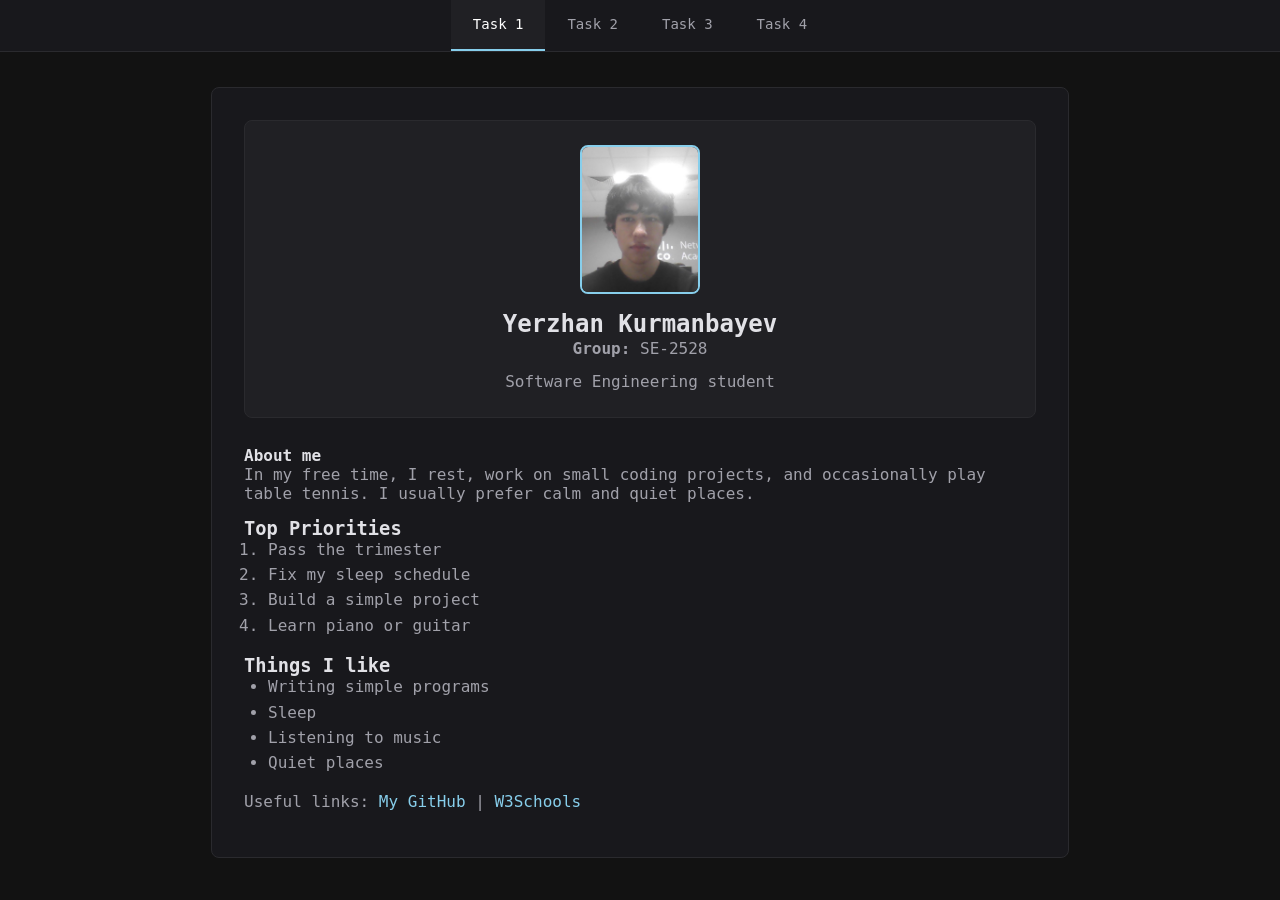
<file: index.html>
<!DOCTYPE html>
<html lang="en">
<head>
    <meta charset="UTF-8">
    <meta name="viewport" content="width=device-width, initial-scale=1.0">
    <title>Task 1 - Personal Webpage</title>
    <link rel="stylesheet" href="styles.css">
</head>
<body>

    <div class="navbar">
        <a href="index.html" class="nav-link active">Task 1</a>
        <a href="task2.html" class="nav-link">Task 2</a>
        <a href="exercise1/index.html" class="nav-link">Task 3</a>
        <a href="task4.html" class="nav-link">Task 4</a>
    </div>

    <div class="page-container">
        <div class="profile-card">
            <img src="me.jpg" alt="My image" class="profile-image">
            <h2>Yerzhan Kurmanbayev</h2>
            <p><b>Group:</b> SE-2528</p>
            <p>Software Engineering student</p>
        </div>

        <h1 id="h1-small">About me</h1>

        <p>In my free time, I rest, work on small coding projects, and occasionally play table tennis. I usually prefer calm and quiet places.</p>

        <h3>Top Priorities</h3>
        <ol>
            <li>Pass the trimester</li>
            <li>Fix my sleep schedule</li>
            <li>Build a simple project</li>
            <li>Learn piano or guitar</li>
        </ol>

        <h3>Things I like</h3>
        <ul>
            <li>Writing simple programs</li>
            <li>Sleep</li>
            <li>Listening to music</li>
            <li>Quiet places</li>
        </ul>

        <p>Useful links:
            <a href="https://github.com/er1324" class="custom-link">My GitHub</a> | 
            <a href="https://www.w3schools.com" target="_blank" class="custom-link">W3Schools</a>
        </p>
    </div>

</body>
</html>
</file>
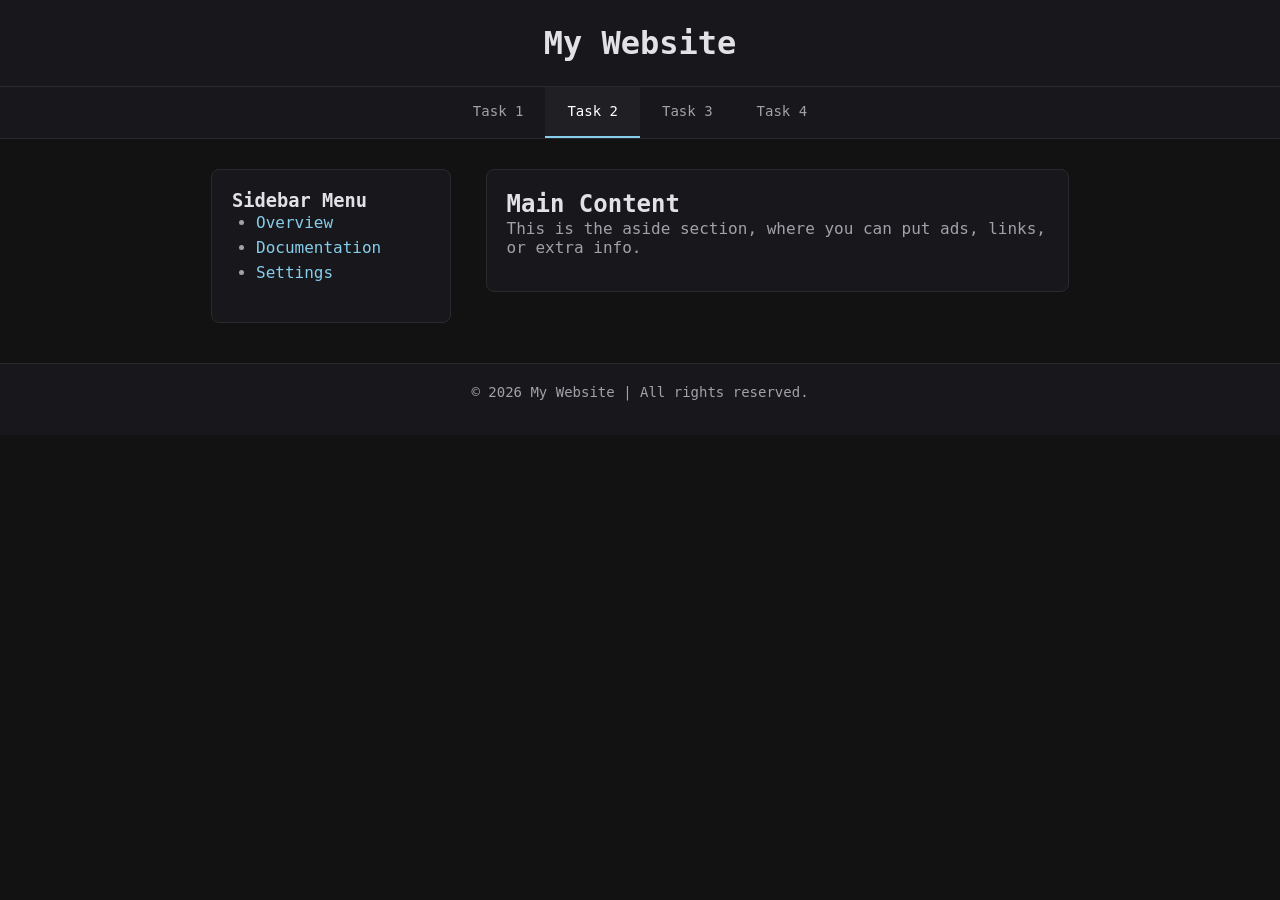
<file: task2.html>
<!DOCTYPE html>
<html lang="en">
<head>
    <meta charset="UTF-8">
    <meta name="viewport" content="width=device-width, initial-scale=1.0">
    <title>Task 2 - Layout Webpage</title>
    <link rel="stylesheet" href="styles.css">
</head>
<body>

    <div class="layout-header-div">
        <h1>My Website</h1>
    </div>

    <div class="navbar">
        <a href="index.html" class="nav-link">Task 1</a>
        <a href="task2.html" class="nav-link active">Task 2</a>
        <a href="exercise1/index.html" class="nav-link">Task 3</a>
        <a href="task4.html" class="nav-link">Task 4</a>
    </div>

    <div class="layout-wrapper-div">
        <div class="sidebar-div">
            <h3>Sidebar Menu</h3>
            <ul>
                <li><a href="#" class="custom-link">Overview</a></li>
                <li><a href="#" class="custom-link">Documentation</a></li>
                <li><a href="#" class="custom-link">Settings</a></li>
            </ul>
        </div>

        <div class="aside-div">
            <h2>Main Content</h2>
            <p>This is the aside section, where you can put ads, links, or extra info.</p>
        </div>

        <div class="clearfix-div"></div>
    </div>

    <div class="layout-footer-div">
        <p>&copy; 2026 My Website | All rights reserved.</p>
    </div>

</body>
</html>
</file>
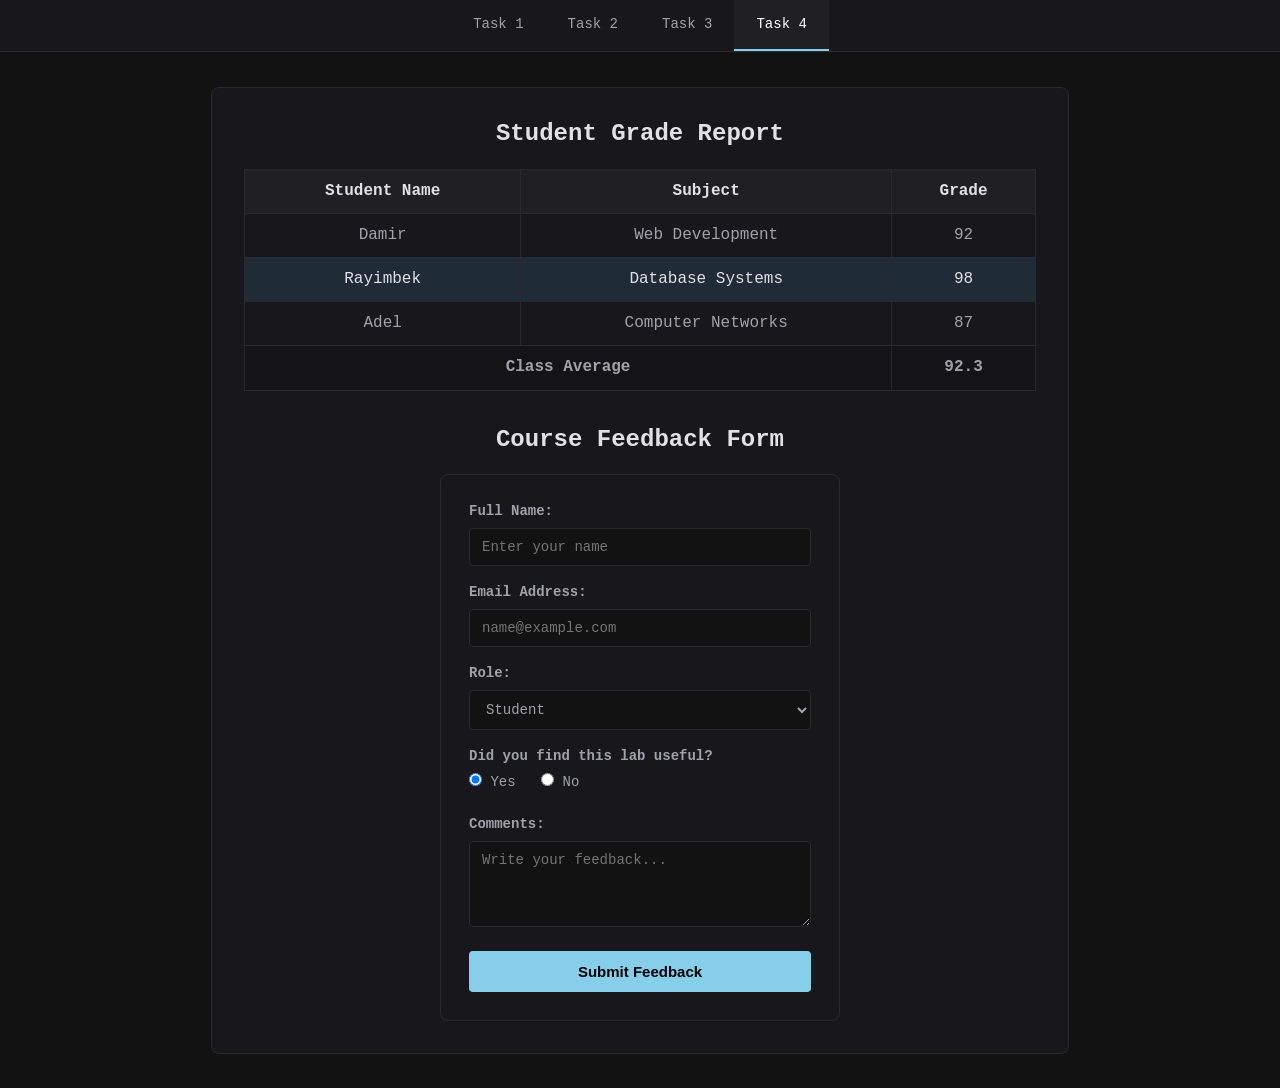
<file: task4.html>
<!DOCTYPE html>
<html lang="en">
<head>
    <meta charset="UTF-8">
    <meta name="viewport" content="width=device-width, initial-scale=1.0">
    <title>Task 4 - Table and Form</title>
    <link rel="stylesheet" href="styles.css">
</head>
<body>

    <div class="navbar">
        <a href="index.html" class="nav-link">Task 1</a>
        <a href="task2.html" class="nav-link">Task 2</a>
        <a href="exercise1/index.html" class="nav-link">Task 3</a>
        <a href="task4.html" class="nav-link active">Task 4</a>
    </div>

    <div class="page-container">

        <h2 id="table-heading">Student Grade Report</h2>

        <table class="grades-table">
            <thead>
                <tr>
                    <th>Student Name</th>
                    <th>Subject</th>
                    <th>Grade</th>
                </tr>
            </thead>
            <tbody>
                <tr>
                    <td>Damir</td>
                    <td>Web Development</td>
                    <td>92</td>
                </tr>
                <tr class="highlight-row">
                    <td>Rayimbek</td>
                    <td>Database Systems</td>
                    <td>98</td>
                </tr>
                <tr>
                    <td>Adel</td>
                    <td>Computer Networks</td>
                    <td>87</td>
                </tr>
                <tr>
                    <td colspan="2"><strong>Class Average</strong></td>
                    <td><strong>92.3</strong></td>
                </tr>
            </tbody>
        </table>

        <h2 style="text-align: center; margin-bottom: 20px;">Course Feedback Form</h2>

        <form class="feedback-form" id="user-feedback">
            <div class="form-group">
                <label for="full-name">Full Name:</label>
                <input type="text" id="full-name" name="full-name" required placeholder="Enter your name">
            </div>

            <div class="form-group">
                <label for="user-email">Email Address:</label>
                <input type="email" id="user-email" name="user-email" required placeholder="name@example.com">
            </div>

            <div class="form-group">
                <label for="user-role">Role:</label>
                <select id="user-role" name="user-role">
                    <option value="Student">Student</option>
                    <option value="Teacher">Teacher</option>
                    <option value="Other">Other</option>
                </select>
            </div>

            <div class="form-group">
                <label>Did you find this lab useful?</label>
                <div class="radio-group">
                    <label><input type="radio" name="useful" value="Yes" checked> Yes</label>
                    <label><input type="radio" name="useful" value="No"> No</label>
                </div>
            </div>

            <div class="form-group">
                <label for="comments">Comments:</label>
                <textarea id="comments" name="comments" rows="4" placeholder="Write your feedback..."></textarea>
            </div>

            <button type="submit" class="submit-btn">Submit Feedback</button>
        </form>

    </div>

</body>
</html>
</file>
<file: styles.css>
* {
    box-sizing: border-box;
    margin: 0;
    padding: 0;
}

body {
    font-family: monospace;
    font-size: large;
    color: #e1e1e6;
    background-color: #121212;
    line-height: 1.2;
}

p {
    color: #a1a1aa;
    margin-bottom: 14px;
}

ol, ul {
    margin-left: 24px;
    margin-bottom: 20px;
    color: #a1a1aa;
}

li {
    margin-bottom: 6px;
}



.navbar {
    background-color: #18181c;
    border-bottom: 1px solid #2a2a2e;
    text-align: center;
    font-family: monospace;
    font-size: 0px;
}

.nav-link {
    color: #a1a1aa;
    text-decoration: none;
    padding: 16px 22px;
    display: inline-block;
    font-size: 14px;
    font-weight: 500;
    transition: all 0.2s ease;
}

.nav-link:hover {
    color: #ffffff;
    background-color: #202024;
}

.nav-link.active {
    color: #ffffff;
    background-color: #202024;
    border-bottom: 2px solid skyblue;
}

.page-container {
    max-width: 858px;
    margin: 35px auto;
    background-color: #18181c;
    border: 1px solid #2a2a2e;
    border-radius: 8px;
    padding: 32px;
}

.profile-card {
    background-color: #202024;
    border: 1px solid #2a2a2e;
    border-radius: 8px;
    padding: 24px;
    padding-bottom: 12px;
    text-align: center;
    margin-bottom: 28px;
}

.profile-image {
    max-width: 120px;
    border-radius: 8px;
    border: 2px solid skyblue;
    margin-bottom: 12px;
}

.custom-link {
    color: skyblue;
    text-decoration: none;
}

.custom-link:hover {
    text-decoration: underline;
}



.layout-header-div {
    background-color: #18181c;
    border-bottom: 1px solid #2a2a2e;
    text-align: center;
    padding: 24px;
}

.layout-wrapper-div {
    max-width: 858px;
    margin: 30px auto;
}

.sidebar-div {
    float: left;
    width: 28%;
    background-color: #18181c;
    border: 1px solid #2a2a2e;
    border-radius: 8px;
    padding: 20px;
}

.aside-div {
    float: right;
    width: 68%;
    background-color: #18181c;
    border: 1px solid #2a2a2e;
    border-radius: 8px;
    padding: 20px;
}

.clearfix-div {
    clear: both;
}

.layout-footer-div {
    background-color: #18181c;
    border-top: 1px solid #2a2a2e;
    text-align: center;
    padding: 20px;
    margin-top: 40px;
    color: #71717a;
    font-size: 14px;
}



.grades-table {
    width: 100%;
    border-collapse: collapse;
    margin-bottom: 35px;
    background-color: #18181c;
}

.grades-table th, .grades-table td {
    border: 1px solid #2a2a2e;
    padding: 12px;
    text-align: center;
    color: #a1a1aa;
}

.grades-table th {
    background-color: #202024;
    color: #e1e1e6;
    font-weight: 600;
}

.grades-table tbody tr:nth-child(even) {
    background-color: #141416;
}

.highlight-row {
    background-color: #202b38 !important;
    color: #e1e1e6 !important;
}

.highlight-row td {
    color: #e1e1e6 !important;
}

.feedback-form {
    width: 400px;
    margin: 0 auto;
    background-color: #18181c;
    border: 1px solid #2a2a2e;
    border-radius: 8px;
    padding: 28px;
}

.form-group {
    margin-bottom: 18px;
}

.form-group label {
    font-weight: 600;
    display: block;
    margin-bottom: 8px;
    color: #a1a1aa;
    font-size: 14px;
}

.form-group input[type="text"],
.form-group input[type="email"],
.form-group select,
.form-group textarea {
    width: 100%;
    padding: 10px 12px;
    background-color: #121212;
    border: 1px solid #2a2a2e;
    border-radius: 4px;
    color: #a1a1aa;
    font-family: inherit;
    font-size: 14px;
}

.form-group input:focus,
.form-group select:focus,
.form-group textarea:focus {
    outline: none;
    border-color: skyblue;
}

.radio-group label {
    font-weight: 400;
    display: inline-block;
    margin-right: 16px;
    color: #a1a1aa;
}

.submit-btn {
    width: 100%;
    background-color: skyblue;
    color: black;
    padding: 12px;
    border: none;
    border-radius: 4px;
    font-size: 15px;
    font-weight: 600;
    cursor: pointer;
    transition: background-color 0.2s ease;
}

.submit-btn:hover {
    background-color: rgb(100, 160, 180);
}



#h1-small {
    font-size: 16px;
}

#table-heading {
    text-align: center;
    margin-bottom: 20px;
}
</file>
